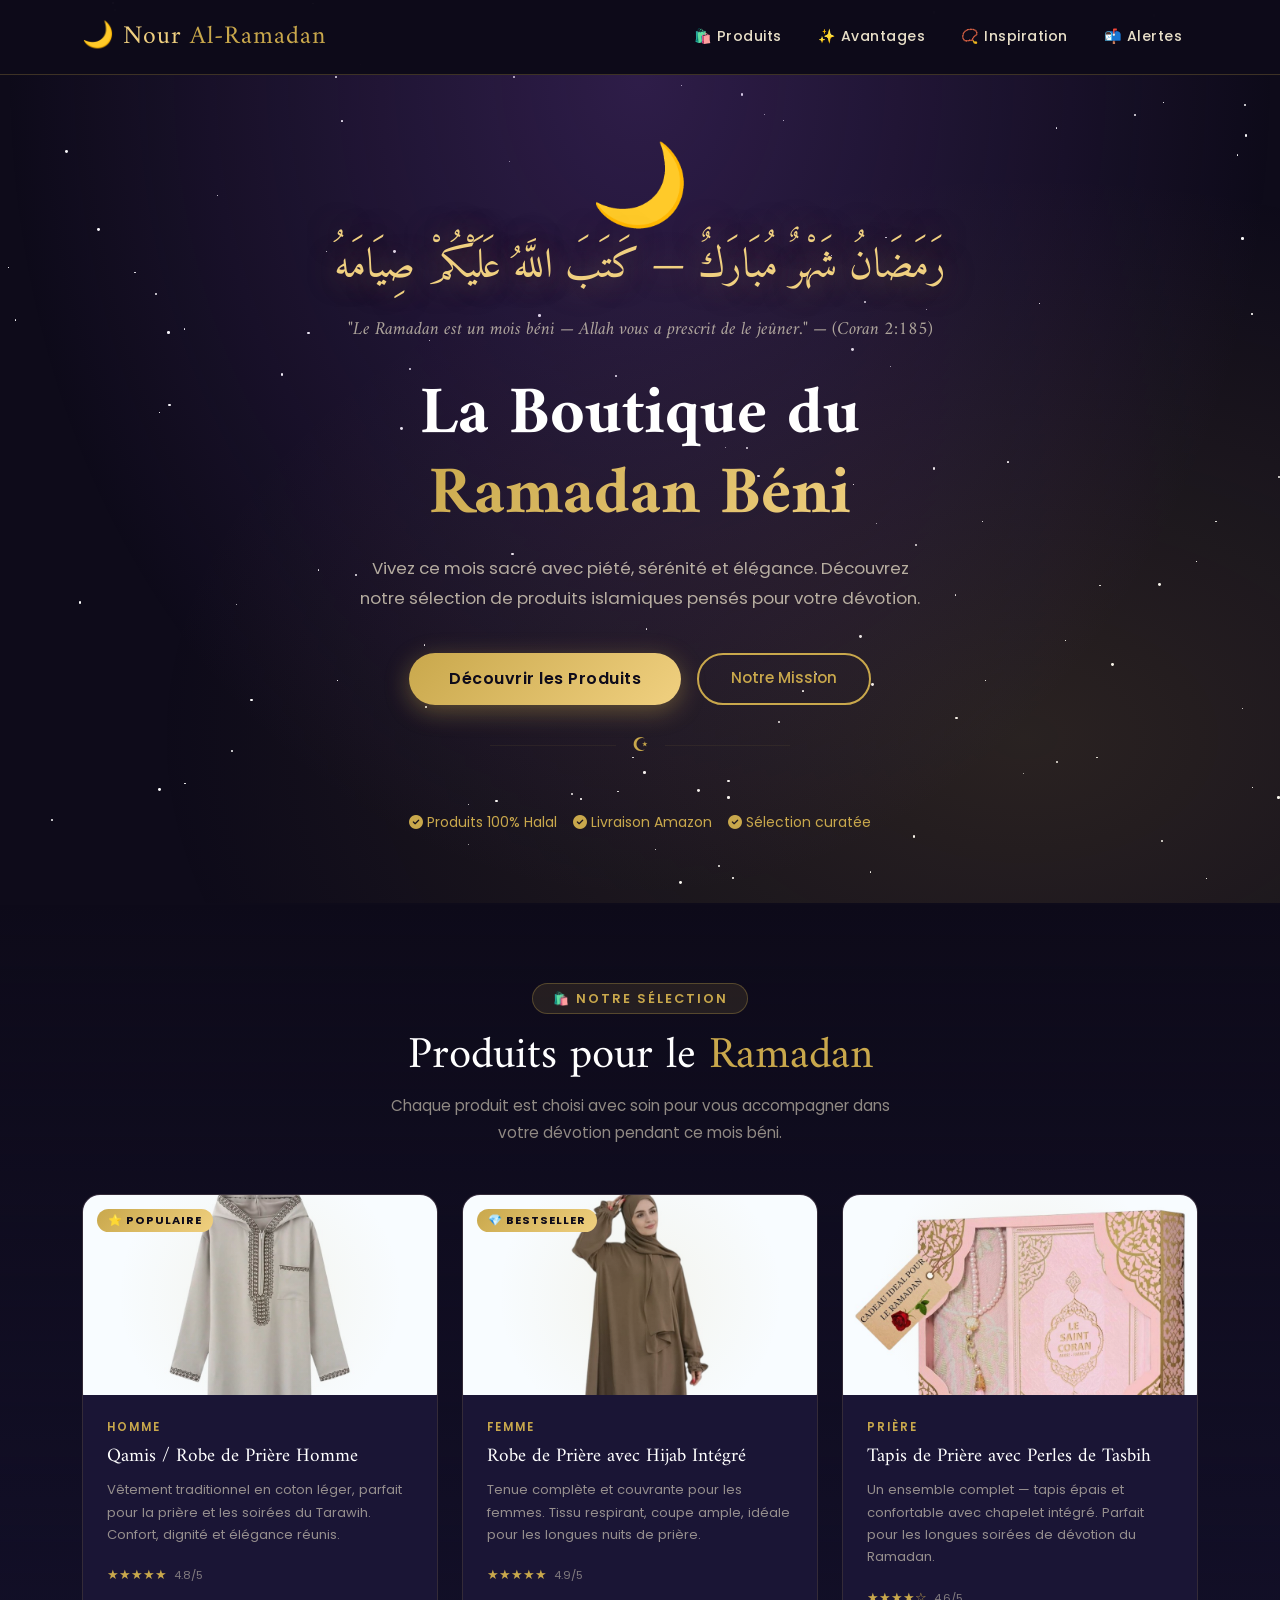
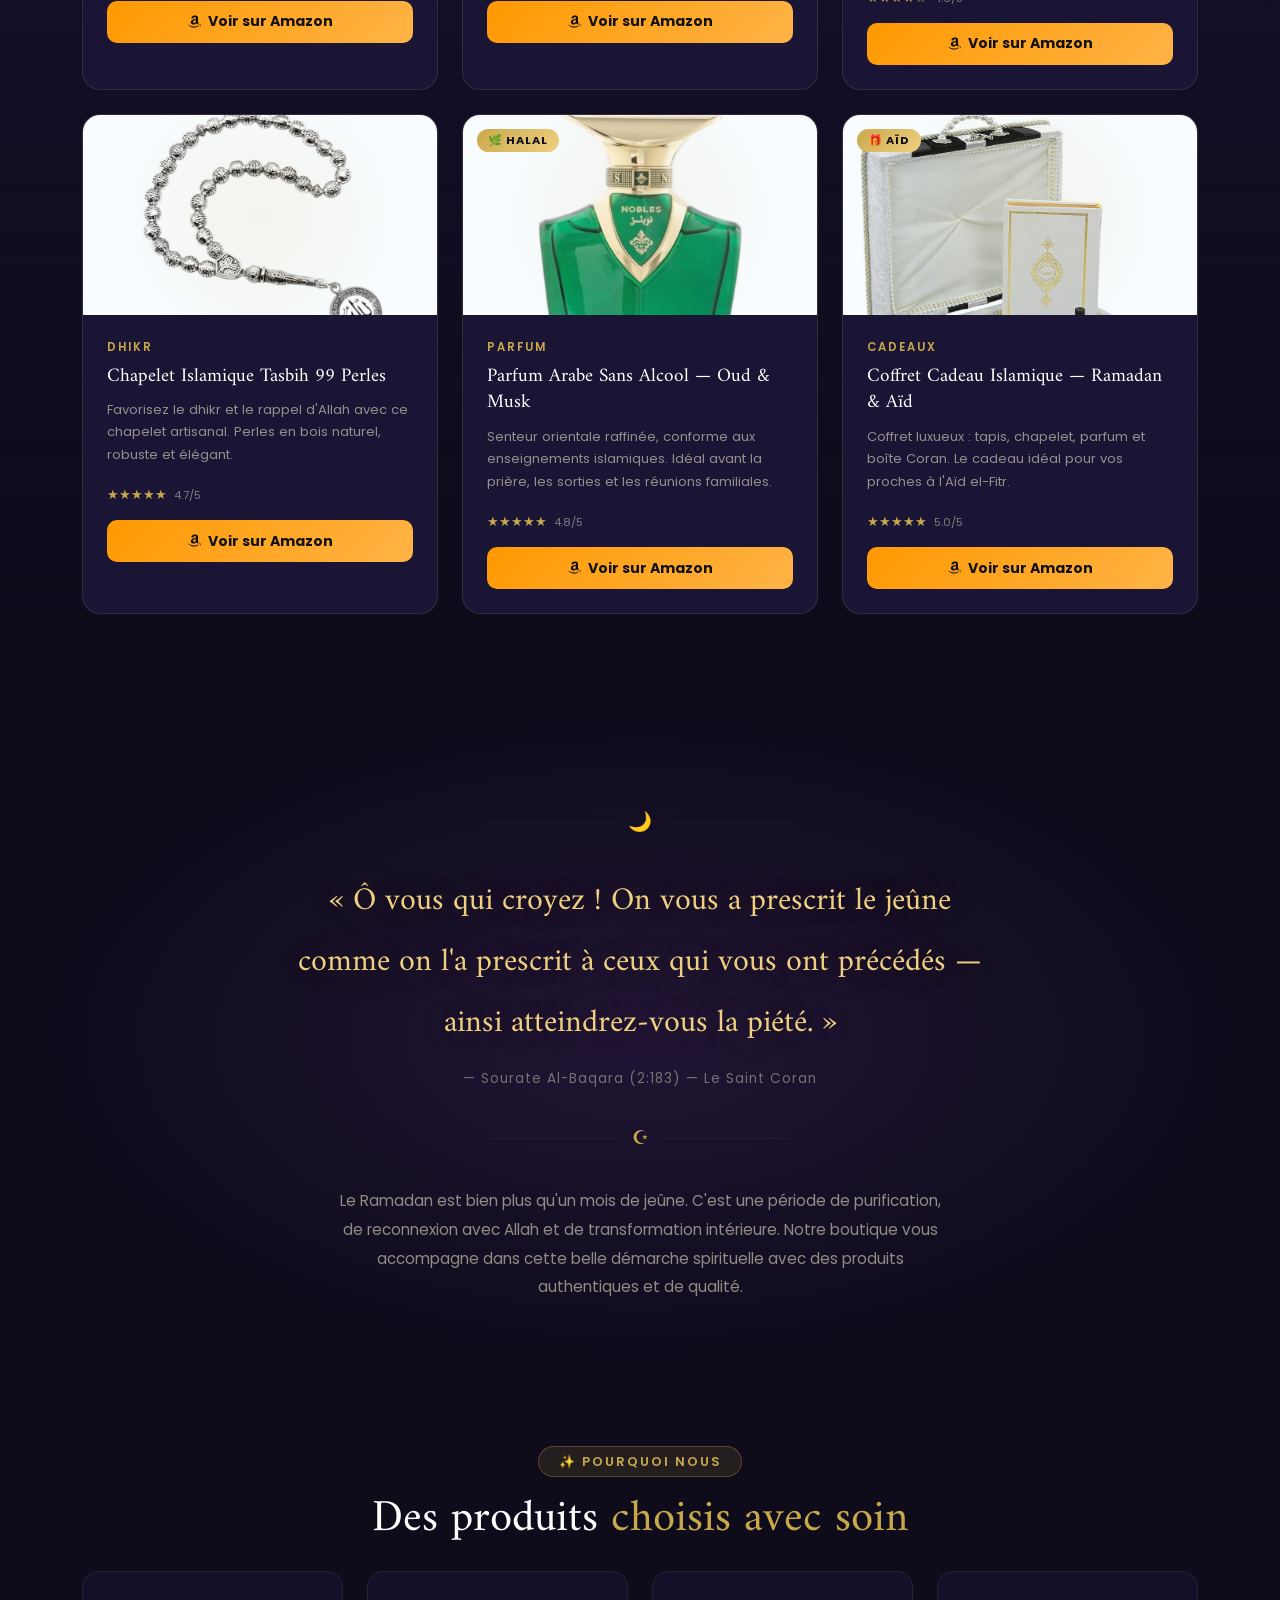
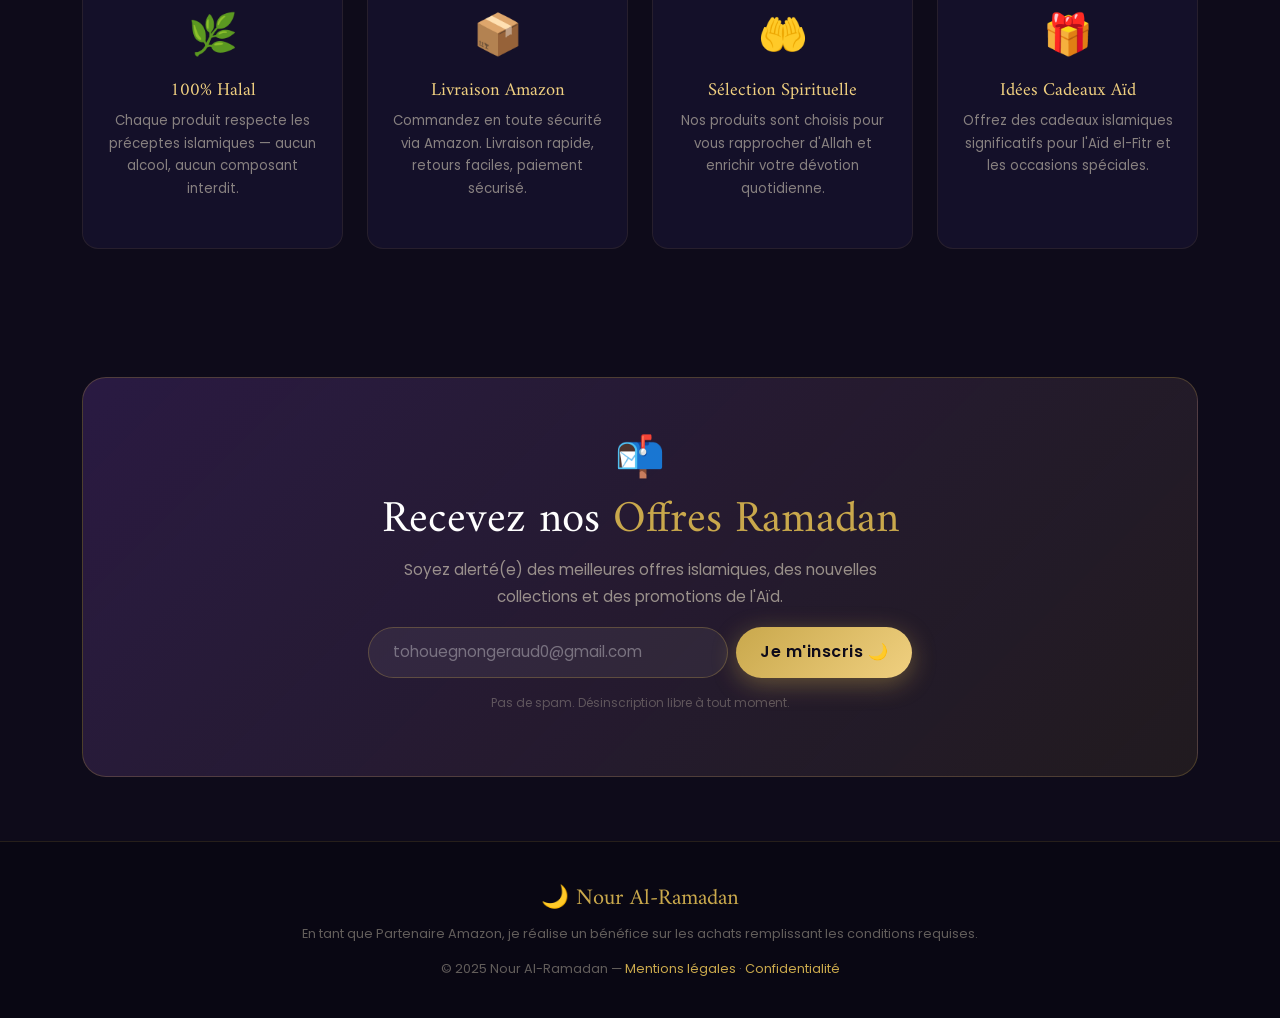
<file: index.html>
<!DOCTYPE html>
<html lang="fr" dir="ltr">
<head>
  <meta charset="UTF-8" />
  <meta name="viewport" content="width=device-width, initial-scale=1.0"/>
  <title>Nour Al-Ramadan – Boutique Islamique</title>
  <link rel="icon" type="image/svg+xml" href="favicon-lune.svg">
  <link href="https://cdnjs.cloudflare.com/ajax/libs/bootstrap/5.3.2/css/bootstrap.min.css" rel="stylesheet"/>
  <link href="https://cdnjs.cloudflare.com/ajax/libs/font-awesome/6.4.0/css/all.min.css" rel="stylesheet"/>
  <link href="https://fonts.googleapis.com/css2?family=Amiri:ital,wght@0,400;0,700;1,400&family=Poppins:wght@300;400;500;600&display=swap" rel="stylesheet"/>
  <link rel="stylesheet" href="style.css">
  <style>
    :root {
      --gold: #c9a84c;
      --gold-light: #f0d080;
      --dark: #0e0b1a;
      --deep: #13102a;
      --card-bg: #1a1535;
      --text: #e8dfc8;
      --accent: #6b3fa0;
    }

    * { margin: 0; padding: 0; box-sizing: border-box; }

    body {
      background-color: var(--dark);
      color: var(--text);
      font-family: 'Poppins', sans-serif;
      overflow-x: hidden;
    }

    /* ===== STARS BACKGROUND ===== */
    .stars-bg {
      position: fixed;
      top: 0; left: 0;
      width: 100%; height: 100%;
      pointer-events: none;
      z-index: 0;
      overflow: hidden;
    }
    .star {
      position: absolute;
      border-radius: 50%;
      background: #fff;
      animation: twinkle var(--dur, 3s) infinite ease-in-out alternate;
    }
    @keyframes twinkle {
      from { opacity: 0.1; transform: scale(0.8); }
      to   { opacity: 0.9; transform: scale(1.2); }
    }

    /* ===== NAVBAR ===== */
    .navbar {
      background: rgba(14, 11, 26, 0.95);
      backdrop-filter: blur(12px);
      border-bottom: 1px solid rgba(201,168,76,0.25);
      padding: 0.8rem 0;
      position: sticky;
      top: 0;
      z-index: 999;
    }
    .navbar-brand {
      font-family: 'Amiri', serif;
      font-size: 1.6rem;
      color: var(--gold) !important;
      letter-spacing: 1px;
    }
    .navbar-brand span { color: var(--gold-light); }
    .nav-link {
      color: var(--text) !important;
      font-size: 0.88rem;
      font-weight: 500;
      letter-spacing: 0.5px;
      transition: color 0.2s;
      padding: 0.5rem 1rem !important;
    }
    .nav-link:hover { color: var(--gold) !important; }
    .navbar-toggler { border-color: var(--gold); }
    .navbar-toggler-icon { filter: invert(1); }

    /* ===== HERO ===== */
    .hero {
      position: relative;
      z-index: 1;
      min-height: 92vh;
      display: flex;
      align-items: center;
      justify-content: center;
      text-align: center;
      padding: 4rem 1rem;
      background: radial-gradient(ellipse at 50% 0%, rgba(107,63,160,0.35) 0%, transparent 70%),
                  radial-gradient(ellipse at 80% 80%, rgba(201,168,76,0.15) 0%, transparent 60%);
    }
    .hero-moon {
      font-size: 5rem;
      line-height: 1;
      display: block;
      margin-bottom: 0.5rem;
      animation: float 4s ease-in-out infinite;
    }
    @keyframes float {
      0%, 100% { transform: translateY(0); }
      50%       { transform: translateY(-14px); }
    }
    .hero-arabic {
      font-family: 'Amiri', serif;
      font-size: clamp(1.5rem, 4vw, 2.6rem);
      color: var(--gold-light);
      line-height: 1.7;
      text-shadow: 0 0 30px rgba(201,168,76,0.5);
      margin-bottom: 0.8rem;
    }
    .hero-verset {
      font-family: 'Amiri', serif;
      font-size: clamp(0.9rem, 2vw, 1.15rem);
      color: rgba(232,223,200,0.7);
      font-style: italic;
      margin-bottom: 2rem;
    }
    .hero-title {
      font-family: 'Amiri', serif;
      font-size: clamp(2rem, 6vw, 4.2rem);
      font-weight: 700;
      color: #fff;
      line-height: 1.2;
      margin-bottom: 1rem;
    }
    .hero-title span {
      background: linear-gradient(135deg, var(--gold), var(--gold-light));
      -webkit-background-clip: text;
      -webkit-text-fill-color: transparent;
    }
    .hero-subtitle {
      font-size: 1.05rem;
      color: rgba(232,223,200,0.75);
      max-width: 580px;
      margin: 0 auto 2.5rem;
      line-height: 1.8;
    }
    .btn-gold {
      background: linear-gradient(135deg, var(--gold), var(--gold-light));
      color: #0e0b1a;
      font-weight: 600;
      padding: 0.85rem 2.5rem;
      border-radius: 50px;
      border: none;
      font-size: 1rem;
      letter-spacing: 0.5px;
      transition: transform 0.2s, box-shadow 0.2s;
      box-shadow: 0 6px 25px rgba(201,168,76,0.4);
    }
    .btn-gold:hover {
      transform: translateY(-3px);
      box-shadow: 0 10px 35px rgba(201,168,76,0.55);
      color: #0e0b1a;
    }
    .btn-outline-gold {
      background: transparent;
      color: var(--gold);
      border: 2px solid var(--gold);
      padding: 0.75rem 2rem;
      border-radius: 50px;
      font-weight: 500;
      font-size: 0.95rem;
      transition: all 0.2s;
    }
    .btn-outline-gold:hover {
      background: var(--gold);
      color: #0e0b1a;
    }

    /* ===== DIVIDER ===== */
    .divider {
      display: flex;
      align-items: center;
      gap: 1rem;
      margin: 2rem auto;
      max-width: 300px;
    }
    .divider hr { flex: 1; border-color: rgba(201,168,76,0.3); }
    .divider span { color: var(--gold); font-size: 1.2rem; }

    /* ===== SECTION TITLES ===== */
    .section-badge {
      display: inline-block;
      background: rgba(201,168,76,0.12);
      border: 1px solid rgba(201,168,76,0.3);
      color: var(--gold);
      padding: 0.3rem 1.2rem;
      border-radius: 50px;
      font-size: 0.8rem;
      letter-spacing: 2px;
      text-transform: uppercase;
      font-weight: 600;
      margin-bottom: 1rem;
    }
    .section-title {
      font-family: 'Amiri', serif;
      font-size: clamp(1.8rem, 4vw, 2.8rem);
      color: #fff;
      margin-bottom: 0.5rem;
    }
    .section-title span { color: var(--gold); }
    .section-sub {
      color: rgba(232,223,200,0.6);
      font-size: 0.95rem;
      max-width: 500px;
      margin: 0 auto 3rem;
      line-height: 1.8;
    }

    /* ===== PRODUCT CARDS ===== */
    .products-section {
      position: relative;
      z-index: 1;
      padding: 5rem 0;
      background: linear-gradient(to bottom, transparent, rgba(19,16,42,0.8), transparent);
    }
    .product-card {
      background: var(--card-bg);
      border: 1px solid rgba(201,168,76,0.15);
      border-radius: 18px;
      overflow: hidden;
      transition: transform 0.3s, box-shadow 0.3s, border-color 0.3s;
      height: 100%;
      position: relative;
    }
    .product-card:hover {
      transform: translateY(-8px);
      box-shadow: 0 20px 50px rgba(0,0,0,0.5), 0 0 0 1px rgba(201,168,76,0.3);
      border-color: rgba(201,168,76,0.4);
    }
    .product-badge {
      position: absolute;
      top: 14px; left: 14px;
      background: linear-gradient(135deg, var(--gold), var(--gold-light));
      color: #0e0b1a;
      font-size: 0.7rem;
      font-weight: 700;
      padding: 0.2rem 0.7rem;
      border-radius: 50px;
      letter-spacing: 1px;
      text-transform: uppercase;
      z-index: 2;
    }
    .product-img-wrap {
      height: 200px;
      display: flex;
      align-items: center;
      justify-content: center;
      background: linear-gradient(135deg, rgba(107,63,160,0.2), rgba(201,168,76,0.1));
      font-size: 5rem;
      position: relative;
      overflow: hidden;
    }
    .product-img-wrap::after {
      content: '';
      position: absolute;
      inset: 0;
      background: radial-gradient(circle at 50% 50%, rgba(201,168,76,0.1), transparent 70%);
    }
    .product-body { padding: 1.5rem; }
    .product-cat {
      font-size: 0.72rem;
      color: var(--gold);
      letter-spacing: 2px;
      text-transform: uppercase;
      font-weight: 600;
      margin-bottom: 0.4rem;
    }
    .product-name {
      font-family: 'Amiri', serif;
      font-size: 1.2rem;
      color: #fff;
      margin-bottom: 0.6rem;
      line-height: 1.4;
    }
    .product-desc {
      font-size: 0.82rem;
      color: rgba(232,223,200,0.6);
      line-height: 1.7;
      margin-bottom: 1.2rem;
    }
    .product-stars { color: var(--gold); font-size: 0.8rem; margin-bottom: 1rem; }
    .btn-amazon {
      display: flex;
      align-items: center;
      justify-content: center;
      gap: 0.5rem;
      background: linear-gradient(135deg, #ff9900, #ffb347);
      color: #111;
      border: none;
      border-radius: 10px;
      padding: 0.65rem 1.2rem;
      font-weight: 700;
      font-size: 0.88rem;
      width: 100%;
      transition: transform 0.2s, box-shadow 0.2s;
      text-decoration: none;
    }
    .btn-amazon:hover {
      transform: scale(1.03);
      box-shadow: 0 5px 20px rgba(255,153,0,0.4);
      color: #111;
    }

    /* ===== FEATURES ===== */
    .features-section {
      position: relative;
      z-index: 1;
      padding: 4rem 0;
    }
    .feature-item {
      text-align: center;
      padding: 2rem 1.5rem;
      background: rgba(26,21,53,0.6);
      border: 1px solid rgba(201,168,76,0.1);
      border-radius: 16px;
      height: 100%;
      transition: border-color 0.3s;
    }
    .feature-item:hover { border-color: rgba(201,168,76,0.3); }
    .feature-icon {
      font-size: 2.5rem;
      margin-bottom: 1rem;
      display: block;
    }
    .feature-title {
      font-family: 'Amiri', serif;
      font-size: 1.15rem;
      color: var(--gold-light);
      margin-bottom: 0.5rem;
    }
    .feature-text {
      font-size: 0.83rem;
      color: rgba(232,223,200,0.55);
      line-height: 1.7;
    }

    /* ===== QUOTE SECTION ===== */
    .quote-section {
      position: relative;
      z-index: 1;
      padding: 5rem 1rem;
      text-align: center;
      background: radial-gradient(ellipse at center, rgba(107,63,160,0.2) 0%, transparent 70%);
    }
    .quote-text {
      font-family: 'Amiri', serif;
      font-size: clamp(1.3rem, 3vw, 2rem);
      color: var(--gold-light);
      line-height: 1.9;
      max-width: 700px;
      margin: 0 auto 1rem;
      text-shadow: 0 0 40px rgba(201,168,76,0.3);
    }
    .quote-ref {
      font-size: 0.85rem;
      color: rgba(232,223,200,0.45);
      letter-spacing: 1px;
    }

    /* ===== NEWSLETTER ===== */
    .newsletter-section {
      position: relative;
      z-index: 1;
      padding: 4rem 1rem;
    }
    .newsletter-box {
      background: linear-gradient(135deg, rgba(107,63,160,0.3), rgba(201,168,76,0.1));
      border: 1px solid rgba(201,168,76,0.25);
      border-radius: 24px;
      padding: 3rem 2rem;
      text-align: center;
    }
    .newsletter-box input {
      background: rgba(255,255,255,0.06);
      border: 1px solid rgba(201,168,76,0.3);
      color: #fff;
      border-radius: 50px;
      padding: 0.8rem 1.5rem;
      font-size: 0.95rem;
      width: 100%;
      max-width: 360px;
      outline: none;
      transition: border-color 0.2s;
    }
    .newsletter-box input::placeholder { color: rgba(255,255,255,0.35); }
    .newsletter-box input:focus { border-color: var(--gold); }

    /* ===== FOOTER ===== */
    footer {
      position: relative;
      z-index: 1;
      background: rgba(10,8,20,0.95);
      border-top: 1px solid rgba(201,168,76,0.15);
      padding: 2.5rem 0 1.5rem;
      text-align: center;
    }
    footer .footer-brand {
      font-family: 'Amiri', serif;
      font-size: 1.4rem;
      color: var(--gold);
    }
    footer p {
      color: rgba(232,223,200,0.4);
      font-size: 0.8rem;
      margin-top: 0.5rem;
    }
    footer a { color: var(--gold); text-decoration: none; }

    /* ===== SCROLL TOP ===== */
    #scrollTop {
      position: fixed;
      bottom: 2rem; right: 2rem;
      width: 44px; height: 44px;
      background: linear-gradient(135deg, var(--gold), var(--gold-light));
      color: #0e0b1a;
      border-radius: 50%;
      border: none;
      font-size: 1rem;
      cursor: pointer;
      display: none;
      align-items: center;
      justify-content: center;
      z-index: 999;
      box-shadow: 0 4px 20px rgba(201,168,76,0.4);
      transition: transform 0.2s;
    }
    #scrollTop:hover { transform: scale(1.1); }

    /* ===== ANIMATIONS ===== */
    .fade-up {
      opacity: 0;
      transform: translateY(30px);
      transition: opacity 0.6s ease, transform 0.6s ease;
    }
    .fade-up.visible {
      opacity: 1;
      transform: translateY(0);
    }

    @media (max-width: 576px) {
      .hero { min-height: 80vh; }
    }
  </style>
</head>
<body>

<!-- Stars background -->
<div class="stars-bg" id="starsContainer"></div>

<!-- ===== NAVBAR ===== -->
<nav class="navbar navbar-expand-lg">
  <div class="container">
    <a class="navbar-brand" href="#">🌙 <span>Nour</span> Al-Ramadan</a>
    <button class="navbar-toggler" type="button" data-bs-toggle="collapse" data-bs-target="#navMenu">
      <span class="navbar-toggler-icon"></span>
    </button>
    <div class="collapse navbar-collapse" id="navMenu">
      <ul class="navbar-nav ms-auto gap-1">
        <li class="nav-item"><a class="nav-link" href="#produits">🛍️ Produits</a></li>
        <li class="nav-item"><a class="nav-link" href="#avantages">✨ Avantages</a></li>
        <li class="nav-item"><a class="nav-link" href="#inspiration">📿 Inspiration</a></li>
        <li class="nav-item"><a class="nav-link" href="#newsletter">📬 Alertes</a></li>
      </ul>
    </div>
  </div>
</nav>

<!-- ===== HERO ===== -->
<section class="hero">
  <div class="container">
    <span class="hero-moon">🌙</span>
    <p class="hero-arabic">رَمَضَانُ شَهْرٌ مُبَارَكٌ — كَتَبَ اللَّهُ عَلَيْكُمْ صِيَامَهُ</p>
    <p class="hero-verset">"Le Ramadan est un mois béni — Allah vous a prescrit de le jeûner." — (Coran 2:185)</p>
    <h1 class="hero-title">La Boutique du<br/><span>Ramadan Béni</span></h1>
    <p class="hero-subtitle">Vivez ce mois sacré avec piété, sérénité et élégance. Découvrez notre sélection de produits islamiques pensés pour votre dévotion.</p>
    <div class="d-flex flex-wrap gap-3 justify-content-center">
      <a href="#produits" class="btn-gold btn">Découvrir les Produits</a>
      <a href="#inspiration" class="btn-outline-gold btn">Notre Mission</a>
    </div>
    <div class="divider mt-4">
      <hr/><span>☪</span><hr/>
    </div>
    <div class="row g-3 mt-1 justify-content-center">
      <div class="col-auto">
        <small class="text-gold" style="color:var(--gold)"><i class="fas fa-check-circle me-1"></i>Produits 100% Halal</small>
      </div>
      <div class="col-auto">
        <small style="color:var(--gold)"><i class="fas fa-check-circle me-1"></i>Livraison Amazon</small>
      </div>
      <div class="col-auto">
        <small style="color:var(--gold)"><i class="fas fa-check-circle me-1"></i>Sélection curatée</small>
      </div>
    </div>
  </div>
</section>

<!-- ===== PRODUCTS ===== -->
<section class="products-section" id="produits">
  <div class="container">
    <div class="text-center">
      <span class="section-badge">🛍️ Notre Sélection</span>
      <h2 class="section-title">Produits pour le <span>Ramadan</span></h2>
      <p class="section-sub">Chaque produit est choisi avec soin pour vous accompagner dans votre dévotion pendant ce mois béni.</p>
    </div>

    <div class="row g-4">

      <!-- Produit 1 -->
      <div class="col-md-6 col-lg-4 fade-up">
        <div class="product-card">
          <span class="product-badge">⭐ Populaire</span>
          <div class="product-img-wrap">
            <img src="Media/Abaya Homme À Manches Longues Caftan Marocaine.jpg" alt="Abaya Homme À Manches Longues Caftan Marocaine"></div>
          <div class="product-body">
            <p class="product-cat">Homme</p>
            <h5 class="product-name">Qamis / Robe de Prière Homme</h5>
            <p class="product-desc">Vêtement traditionnel en coton léger, parfait pour la prière et les soirées du Tarawih. Confort, dignité et élégance réunis.</p>
            <div class="product-stars">★★★★★ <small class="ms-1" style="color:rgba(232,223,200,0.5)">4.8/5</small></div>
            <a href="https://www.amazon.fr/Kelandoom-Marocaine-Musulmane-V%C3%AAtements-Islamique/dp/B0GPVW2KK9?dib=eyJ2IjoiMSJ9.[base64].GoItKkHexrFwcKyL4M_6zYjk9YSaA1jaWSyx4Mh4bUU&dib_tag=se&keywords=qamis%2Bhomme%2Bpriere&qid=1772190329&sr=8-8&th=1&psc=1&linkCode=ll2&tag=disciplinefoo-21&linkId=3e29eff01238ba127f831f6229612768&ref_=as_li_ss_tl" target="_blank" class="btn-amazon">
              <i class="fab fa-amazon"></i> Voir sur Amazon
            </a>
          </div>
        </div>
      </div>

      <!-- Produit 2 -->
      <div class="col-md-6 col-lg-4 fade-up" style="transition-delay:0.1s">
        <div class="product-card">
          <span class="product-badge">💎 Bestseller</span>
          <div class="product-img-wrap">
            <img src="Media/Robe de Prière avec Hijab Intégré.jpg" alt="Robe de Prière avec Hijab Intégré"></div>
          <div class="product-body">
            <p class="product-cat">Femme</p>
            <h5 class="product-name">Robe de Prière avec Hijab Intégré</h5>
            <p class="product-desc">Tenue complète et couvrante pour les femmes. Tissu respirant, coupe ample, idéale pour les longues nuits de prière.</p>
            <div class="product-stars">★★★★★ <small class="ms-1" style="color:rgba(232,223,200,0.5)">4.9/5</small></div>
            <a href="https://www.amazon.fr/Fulbant-pri%C3%A8re-musulmane-capuche-Coffee/dp/B0F89R8X2D?dib=eyJ2IjoiMSJ9.[base64].nQF0G5Ci0oD26qfEDrM4UahRXXPgZpfa0tyH0p-UO48&dib_tag=se&keywords=robe%2Bpriere%2Bfemme%2Bhijab&qid=1772192407&sr=8-30&th=1&psc=1&linkCode=ll2&tag=disciplinefoo-21&linkId=e974c52d0b81c7abff326faf48d22e54&ref_=as_li_ss_tl" target="_blank" class="btn-amazon">
              <i class="fab fa-amazon"></i> Voir sur Amazon
            </a>
          </div>
        </div>
      </div>

      <!-- Produit 3 -->
      <div class="col-md-6 col-lg-4 fade-up" style="transition-delay:0.2s">
        <div class="product-card">
          <div class="product-img-wrap">
            <img src="Media/Tapis de Prière avec Perles de Tasbih.jpg" alt="Tapis de Prière avec Perles de Tasbih"></div>
          <div class="product-body">
            <p class="product-cat">Prière</p>
            <h5 class="product-name">Tapis de Prière avec Perles de Tasbih</h5>
            <p class="product-desc">Un ensemble complet — tapis épais et confortable avec chapelet intégré. Parfait pour les longues soirées de dévotion du Ramadan.</p>
            <div class="product-stars">★★★★☆ <small class="ms-1" style="color:rgba(232,223,200,0.5)">4.6/5</small></div>
            <a href="https://www.amazon.fr/Imani-Aksa-Musulman-Saint-muuslman-Islam-Ramadan/dp/B0DPCPJ2BH?dib=eyJ2IjoiMSJ9.[base64].6vC1pVMti_bi4G9_Rkr4ab_PrDrYJkRnXkScQ8AyV1c&dib_tag=se&keywords=tapis%2Bpriere%2Bmusulman%2Bperles&qid=1772192924&sr=8-19&th=1&linkCode=ll2&tag=disciplinefoo-21&linkId=82c04156eb0c9770af36c4632d6e23f9&ref_=as_li_ss_tl" target="_blank" class="btn-amazon">
              <i class="fab fa-amazon"></i> Voir sur Amazon
            </a>
          </div>
        </div>
      </div>

      <!-- Produit 4 -->
      <div class="col-md-6 col-lg-4 fade-up" style="transition-delay:0.3s">
        <div class="product-card">
          <div class="product-img-wrap">
            <img src="Media/Chapelet Islamique Tasbih 99 Perles.jpg" alt="Chapelet Islamique Tasbih 99 Perles"></div>
          <div class="product-body">
            <p class="product-cat">Dhikr</p>
            <h5 class="product-name">Chapelet Islamique Tasbih 99 Perles</h5>
            <p class="product-desc">Favorisez le dhikr et le rappel d'Allah avec ce chapelet artisanal. Perles en bois naturel, robuste et élégant.</p>
            <div class="product-stars">★★★★★ <small class="ms-1" style="color:rgba(232,223,200,0.5)">4.7/5</small></div>
            <a href="https://www.amazon.fr/ALBATROSART-Collection-antique-Tesbih-Tasbih-Tasbeeh-Misbaha-Masbaha-Subha-Sebha-Sibha-Chapelet/dp/B082GJKD86?dib=eyJ2IjoiMSJ9.[base64].C0Gw4DSLPlXsjiU1Gisec7xDHE0yk8DnQYHcA45_eio&dib_tag=se&keywords=tasbih+chapelet+islamique+99&qid=1772193296&sr=8-3&linkCode=ll2&tag=disciplinefoo-21&linkId=6e6d06f60da083038d3002fbe7968d21&ref_=as_li_ss_tl" target="_blank" class="btn-amazon">
              <i class="fab fa-amazon"></i> Voir sur Amazon
            </a>
          </div>
        </div>
      </div>

      <!-- Produit 5 -->
      <div class="col-md-6 col-lg-4 fade-up" style="transition-delay:0.4s">
        <div class="product-card">
          <span class="product-badge">🌿 Halal</span>
          <div class="product-img-wrap">
            <img src="Media/Parfum Arabe Sans Alcool — Oud & Musk.jpg" alt="Parfum Arabe Sans Alcool — Oud & Musk"></div>
          <div class="product-body">
            <p class="product-cat">Parfum</p>
            <h5 class="product-name">Parfum Arabe Sans Alcool — Oud & Musk</h5>
            <p class="product-desc">Senteur orientale raffinée, conforme aux enseignements islamiques. Idéal avant la prière, les sorties et les réunions familiales.</p>
            <div class="product-stars">★★★★★ <small class="ms-1" style="color:rgba(232,223,200,0.5)">4.8/5</small></div>
            <a href="https://www.amazon.fr/Arabian-Oud-NOBLES-dagrumes-oriental/dp/B0D385RSCW?dib=eyJ2IjoiMSJ9.[base64].l-A2q5WVC1-V4OiyhUJi6F_brbZmso6wqk43JlcoleU&dib_tag=se&keywords=parfum+arabe+sans+alcool+oud&qid=1772193766&sr=8-7&linkCode=ll2&tag=disciplinefoo-21&linkId=dc881fb53ac4da5023b3a4c21da4158a&ref_=as_li_ss_tl" target="_blank" class="btn-amazon">
              <i class="fab fa-amazon"></i> Voir sur Amazon
            </a>
          </div>
        </div>
      </div>

      <!-- Produit 6 -->
      <div class="col-md-6 col-lg-4 fade-up" style="transition-delay:0.5s">
        <div class="product-card">
          <span class="product-badge">🎁 Aïd</span>
          <div class="product-img-wrap">
            <img src="Media/Coffret Cadeau Islamique — Ramadan & Aïd.jpg" alt="Coffret Cadeau Islamique — Ramadan & Aïd"></div>
          <div class="product-body">
            <p class="product-cat">Cadeaux</p>
            <h5 class="product-name">Coffret Cadeau Islamique — Ramadan & Aïd</h5>
            <p class="product-desc">Coffret luxueux : tapis, chapelet, parfum et boîte Coran. Le cadeau idéal pour vos proches à l'Aïd el-Fitr.</p>
            <div class="product-stars">★★★★★ <small class="ms-1" style="color:rgba(232,223,200,0.5)">5.0/5</small></div>
            <a href="https://www.amazon.fr/ihvan-online-Ensemble-musulmane-islamique/dp/B0DFQTNMCG?dib=eyJ2IjoiMSJ9.[base64].JGZX-gLRqEDO8VcnZlxdhri91IAYdRY6oHbIeZy-L7U&dib_tag=se&keywords=coffret%2Bcadeau%2Bislamique%2Bramadan&qid=1772194075&sr=8-2&th=1&linkCode=ll2&tag=disciplinefoo-21&linkId=404e9cb4a3e3d101a8df0f7ca152123b&ref_=as_li_ss_tl" target="_blank" class="btn-amazon">
              <i class="fab fa-amazon"></i> Voir sur Amazon
            </a>
          </div>
        </div>
      </div>

    </div>
  </div>
</section>

<!-- ===== QUOTE ===== -->
<section class="quote-section" id="inspiration">
  <div class="container">
    <div class="divider"><hr/><span>🌙</span><hr/></div>
    <blockquote class="quote-text">
      « Ô vous qui croyez ! On vous a prescrit le jeûne comme on l'a prescrit à ceux qui vous ont précédés — ainsi atteindrez-vous la piété. »
    </blockquote>
    <p class="quote-ref">— Sourate Al-Baqara (2:183) — Le Saint Coran</p>
    <div class="divider"><hr/><span>☪</span><hr/></div>
    <p style="max-width:620px;margin:0 auto;color:rgba(232,223,200,0.6);font-size:0.95rem;line-height:1.9">
      Le Ramadan est bien plus qu'un mois de jeûne. C'est une période de purification, de reconnexion avec Allah et de transformation intérieure. Notre boutique vous accompagne dans cette belle démarche spirituelle avec des produits authentiques et de qualité.
    </p>
  </div>
</section>

<!-- ===== FEATURES ===== -->
<section class="features-section" id="avantages">
  <div class="container">
    <div class="text-center mb-4">
      <span class="section-badge">✨ Pourquoi Nous</span>
      <h2 class="section-title">Des produits <span>choisis avec soin</span></h2>
    </div>
    <div class="row g-4">
      <div class="col-sm-6 col-lg-3 fade-up">
        <div class="feature-item">
          <span class="feature-icon">🌿</span>
          <h6 class="feature-title">100% Halal</h6>
          <p class="feature-text">Chaque produit respecte les préceptes islamiques — aucun alcool, aucun composant interdit.</p>
        </div>
      </div>
      <div class="col-sm-6 col-lg-3 fade-up" style="transition-delay:0.1s">
        <div class="feature-item">
          <span class="feature-icon">📦</span>
          <h6 class="feature-title">Livraison Amazon</h6>
          <p class="feature-text">Commandez en toute sécurité via Amazon. Livraison rapide, retours faciles, paiement sécurisé.</p>
        </div>
      </div>
      <div class="col-sm-6 col-lg-3 fade-up" style="transition-delay:0.2s">
        <div class="feature-item">
          <span class="feature-icon">🤲</span>
          <h6 class="feature-title">Sélection Spirituelle</h6>
          <p class="feature-text">Nos produits sont choisis pour vous rapprocher d'Allah et enrichir votre dévotion quotidienne.</p>
        </div>
      </div>
      <div class="col-sm-6 col-lg-3 fade-up" style="transition-delay:0.3s">
        <div class="feature-item">
          <span class="feature-icon">🎁</span>
          <h6 class="feature-title">Idées Cadeaux Aïd</h6>
          <p class="feature-text">Offrez des cadeaux islamiques significatifs pour l'Aïd el-Fitr et les occasions spéciales.</p>
        </div>
      </div>
    </div>
  </div>
</section>

<!-- ===== NEWSLETTER ===== -->
<section class="newsletter-section" id="newsletter">
  <div class="container">
    <div class="newsletter-box fade-up">
      <span style="font-size:2.5rem">📬</span>
      <h3 class="section-title mt-2">Recevez nos <span>Offres Ramadan</span></h3>
      <p class="section-sub mb-3">Soyez alerté(e) des meilleures offres islamiques, des nouvelles collections et des promotions de l'Aïd.</p>
      <div class="d-flex flex-column flex-sm-row gap-2 justify-content-center align-items-center">
        <input type="email" placeholder="tohouegnongeraud0@gmail.com"/>
        <button class="btn-gold btn px-4">Je m'inscris 🌙</button>
      </div>
      <p style="font-size:0.75rem;color:rgba(232,223,200,0.3);margin-top:1rem">Pas de spam. Désinscription libre à tout moment.</p>
    </div>
  </div>
</section>

<!-- ===== FOOTER ===== -->
<footer>
  <div class="container">
    <div class="footer-brand">🌙 Nour Al-Ramadan</div>
    <p>En tant que Partenaire Amazon, je réalise un bénéfice sur les achats remplissant les conditions requises.</p>
    <p class="mt-2">© 2025 Nour Al-Ramadan — <a href="#">Mentions légales</a> · <a href="#">Confidentialité</a></p>
  </div>
</footer>

<!-- Scroll Top -->
<button id="scrollTop" onclick="window.scrollTo({top:0,behavior:'smooth'})">
  <i class="fas fa-arrow-up"></i>
</button>

<script src="https://cdnjs.cloudflare.com/ajax/libs/bootstrap/5.3.2/js/bootstrap.bundle.min.js"></script>
<script>
  // ===== STARS =====
  const container = document.getElementById('starsContainer');
  for (let i = 0; i < 120; i++) {
    const s = document.createElement('div');
    s.className = 'star';
    const size = Math.random() * 2.5 + 0.5;
    s.style.cssText = `
      width:${size}px; height:${size}px;
      top:${Math.random()*100}%;
      left:${Math.random()*100}%;
      --dur:${(Math.random()*3+2).toFixed(1)}s;
      animation-delay:${(Math.random()*4).toFixed(1)}s;
    `;
    container.appendChild(s);
  }

  // ===== SCROLL TOP =====
  const scrollBtn = document.getElementById('scrollTop');
  window.addEventListener('scroll', () => {
    scrollBtn.style.display = window.scrollY > 400 ? 'flex' : 'none';
  });

  // ===== FADE UP ON SCROLL =====
  const observer = new IntersectionObserver((entries) => {
    entries.forEach(e => { if (e.isIntersecting) e.target.classList.add('visible'); });
  }, { threshold: 0.15 });
  document.querySelectorAll('.fade-up').forEach(el => observer.observe(el));
</script>
</body>
</html>
</file>
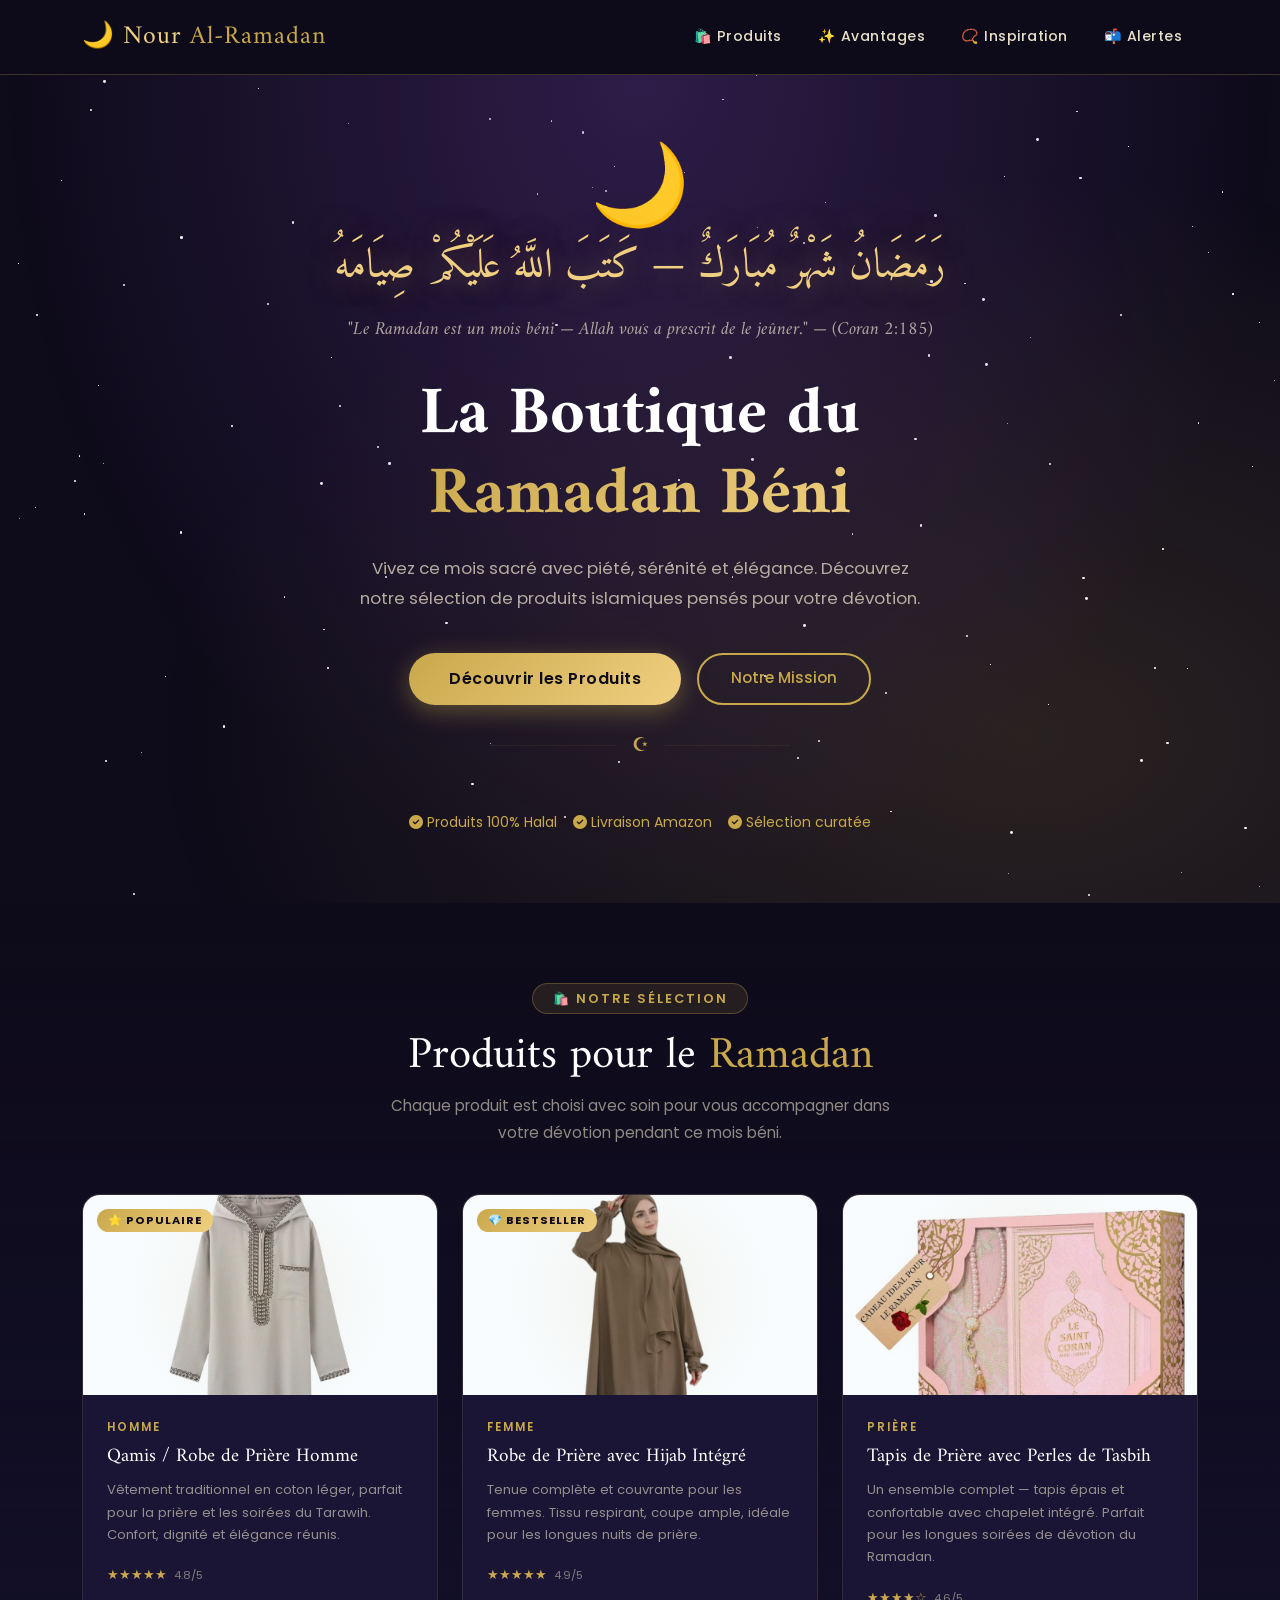
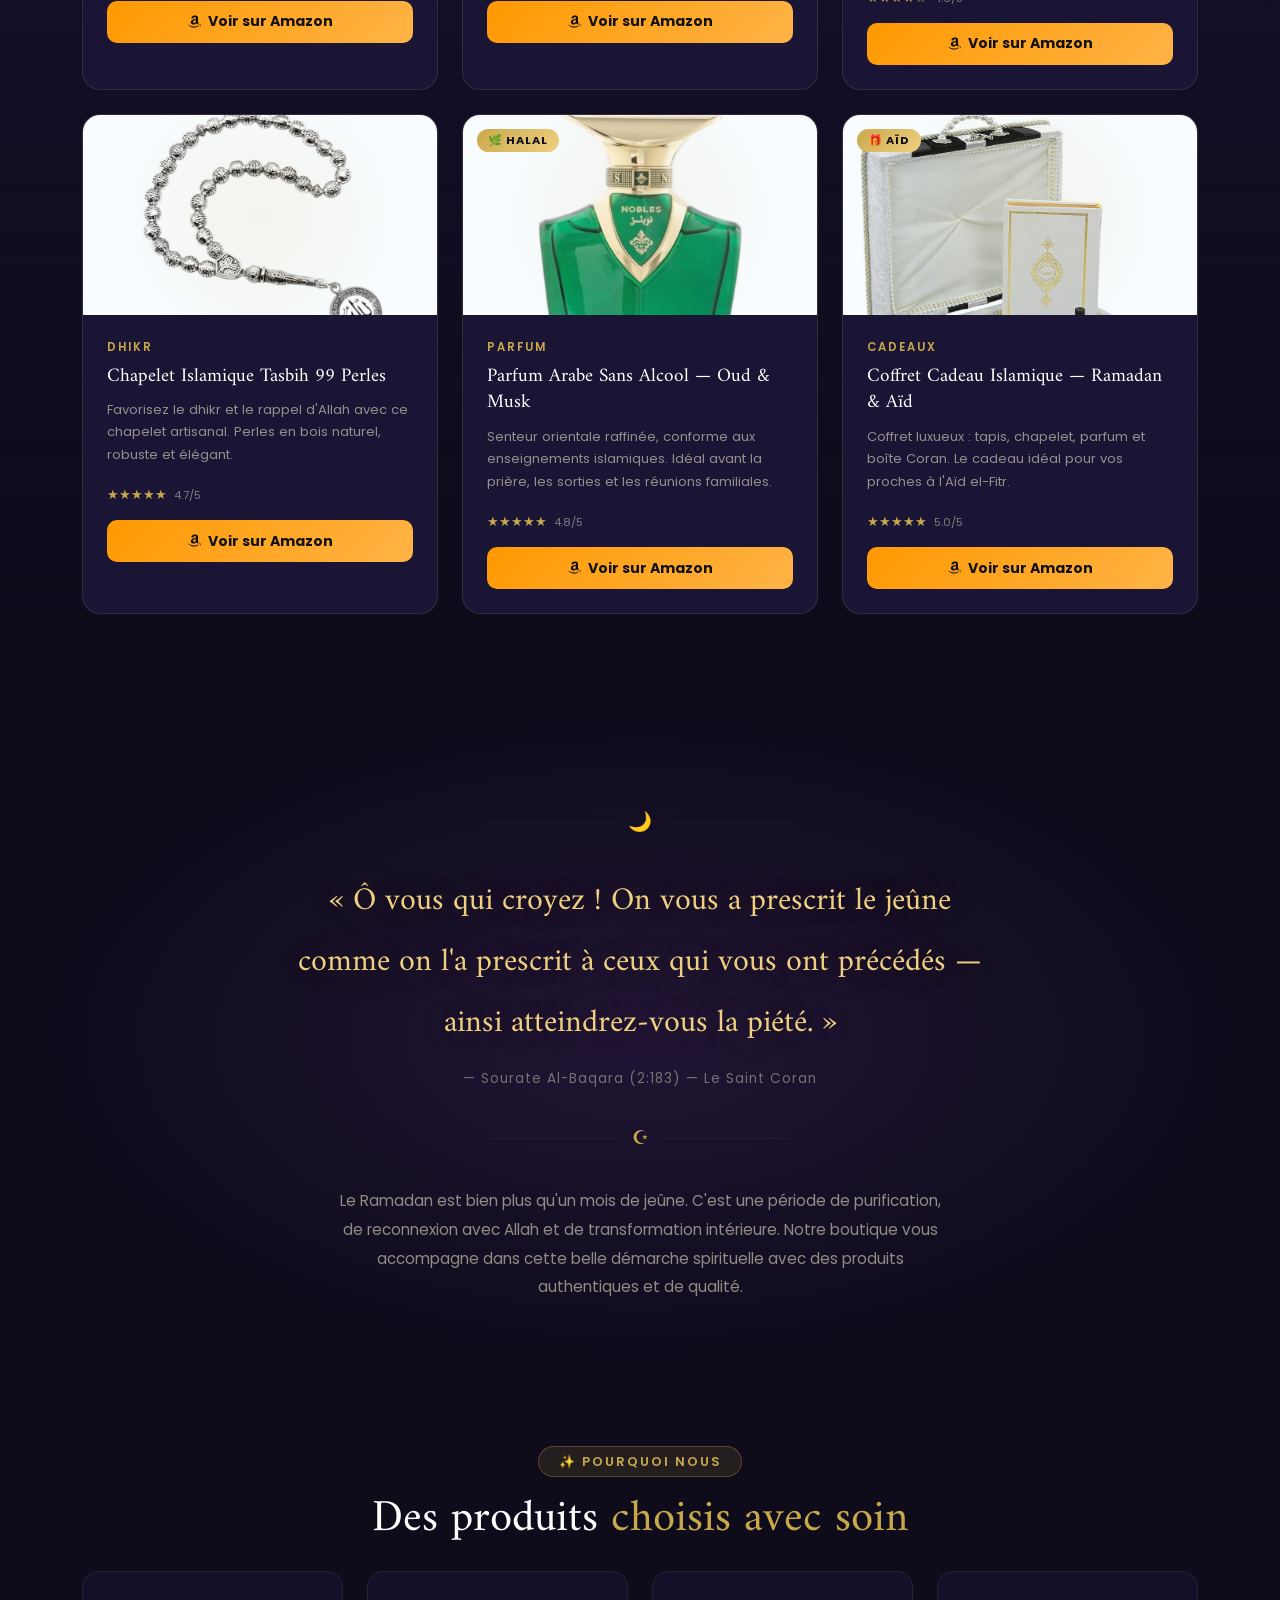
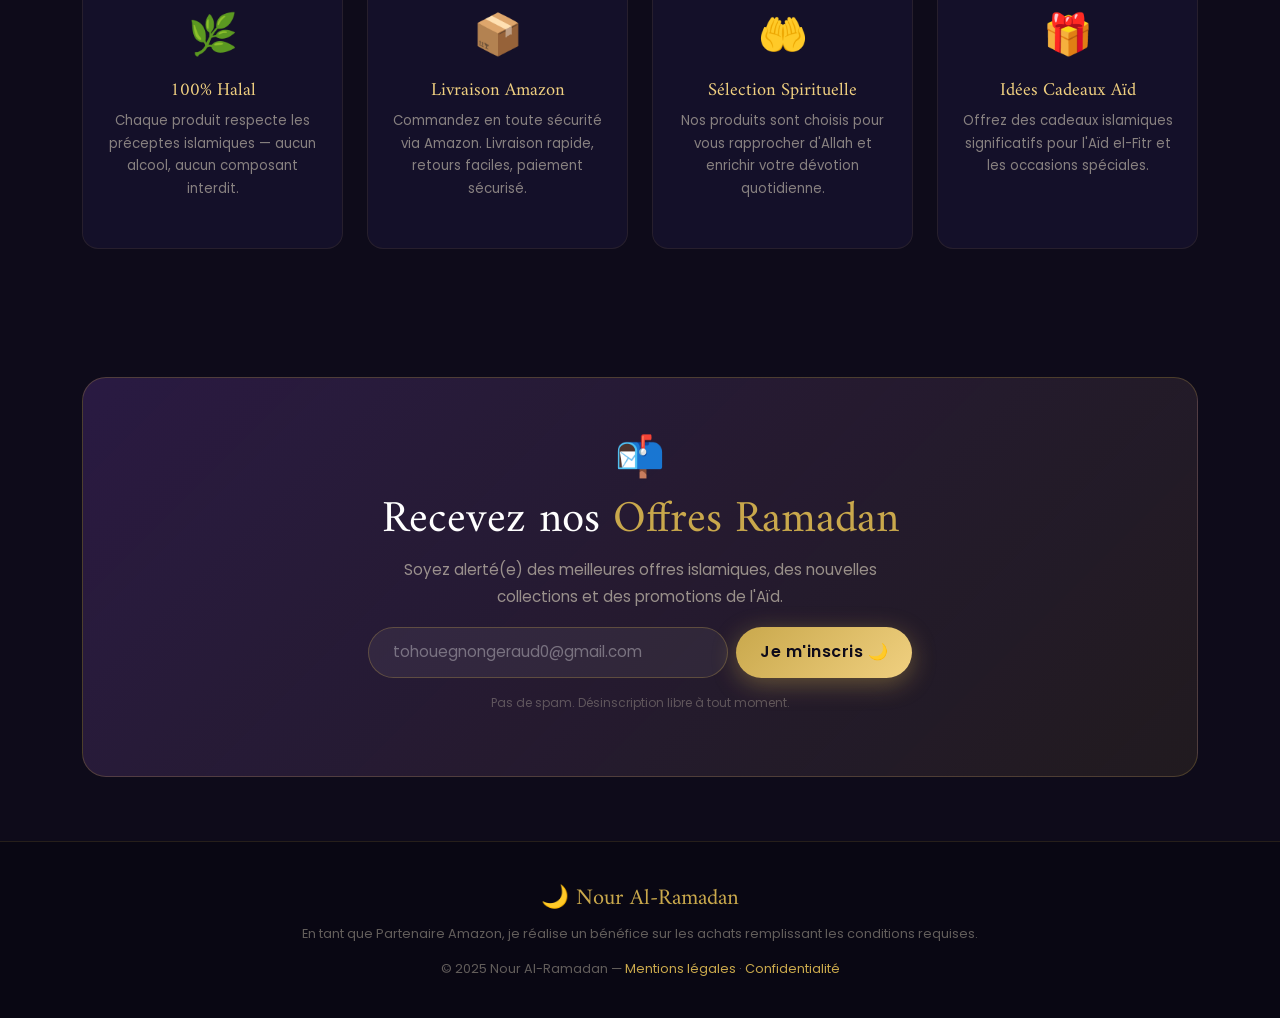
<file: index.html.html>
<!DOCTYPE html>
<html lang="fr" dir="ltr">
<head>
  <meta charset="UTF-8" />
  <meta name="viewport" content="width=device-width, initial-scale=1.0"/>
  <title>Nour Al-Ramadan – Boutique Islamique</title>
  <link rel="icon" type="image/svg+xml" href="favicon-lune.svg">
  <link href="https://cdnjs.cloudflare.com/ajax/libs/bootstrap/5.3.2/css/bootstrap.min.css" rel="stylesheet"/>
  <link href="https://cdnjs.cloudflare.com/ajax/libs/font-awesome/6.4.0/css/all.min.css" rel="stylesheet"/>
  <link href="https://fonts.googleapis.com/css2?family=Amiri:ital,wght@0,400;0,700;1,400&family=Poppins:wght@300;400;500;600&display=swap" rel="stylesheet"/>
  <link rel="stylesheet" href="style.css">
  <style>
    :root {
      --gold: #c9a84c;
      --gold-light: #f0d080;
      --dark: #0e0b1a;
      --deep: #13102a;
      --card-bg: #1a1535;
      --text: #e8dfc8;
      --accent: #6b3fa0;
    }

    * { margin: 0; padding: 0; box-sizing: border-box; }

    body {
      background-color: var(--dark);
      color: var(--text);
      font-family: 'Poppins', sans-serif;
      overflow-x: hidden;
    }

    /* ===== STARS BACKGROUND ===== */
    .stars-bg {
      position: fixed;
      top: 0; left: 0;
      width: 100%; height: 100%;
      pointer-events: none;
      z-index: 0;
      overflow: hidden;
    }
    .star {
      position: absolute;
      border-radius: 50%;
      background: #fff;
      animation: twinkle var(--dur, 3s) infinite ease-in-out alternate;
    }
    @keyframes twinkle {
      from { opacity: 0.1; transform: scale(0.8); }
      to   { opacity: 0.9; transform: scale(1.2); }
    }

    /* ===== NAVBAR ===== */
    .navbar {
      background: rgba(14, 11, 26, 0.95);
      backdrop-filter: blur(12px);
      border-bottom: 1px solid rgba(201,168,76,0.25);
      padding: 0.8rem 0;
      position: sticky;
      top: 0;
      z-index: 999;
    }
    .navbar-brand {
      font-family: 'Amiri', serif;
      font-size: 1.6rem;
      color: var(--gold) !important;
      letter-spacing: 1px;
    }
    .navbar-brand span { color: var(--gold-light); }
    .nav-link {
      color: var(--text) !important;
      font-size: 0.88rem;
      font-weight: 500;
      letter-spacing: 0.5px;
      transition: color 0.2s;
      padding: 0.5rem 1rem !important;
    }
    .nav-link:hover { color: var(--gold) !important; }
    .navbar-toggler { border-color: var(--gold); }
    .navbar-toggler-icon { filter: invert(1); }

    /* ===== HERO ===== */
    .hero {
      position: relative;
      z-index: 1;
      min-height: 92vh;
      display: flex;
      align-items: center;
      justify-content: center;
      text-align: center;
      padding: 4rem 1rem;
      background: radial-gradient(ellipse at 50% 0%, rgba(107,63,160,0.35) 0%, transparent 70%),
                  radial-gradient(ellipse at 80% 80%, rgba(201,168,76,0.15) 0%, transparent 60%);
    }
    .hero-moon {
      font-size: 5rem;
      line-height: 1;
      display: block;
      margin-bottom: 0.5rem;
      animation: float 4s ease-in-out infinite;
    }
    @keyframes float {
      0%, 100% { transform: translateY(0); }
      50%       { transform: translateY(-14px); }
    }
    .hero-arabic {
      font-family: 'Amiri', serif;
      font-size: clamp(1.5rem, 4vw, 2.6rem);
      color: var(--gold-light);
      line-height: 1.7;
      text-shadow: 0 0 30px rgba(201,168,76,0.5);
      margin-bottom: 0.8rem;
    }
    .hero-verset {
      font-family: 'Amiri', serif;
      font-size: clamp(0.9rem, 2vw, 1.15rem);
      color: rgba(232,223,200,0.7);
      font-style: italic;
      margin-bottom: 2rem;
    }
    .hero-title {
      font-family: 'Amiri', serif;
      font-size: clamp(2rem, 6vw, 4.2rem);
      font-weight: 700;
      color: #fff;
      line-height: 1.2;
      margin-bottom: 1rem;
    }
    .hero-title span {
      background: linear-gradient(135deg, var(--gold), var(--gold-light));
      -webkit-background-clip: text;
      -webkit-text-fill-color: transparent;
    }
    .hero-subtitle {
      font-size: 1.05rem;
      color: rgba(232,223,200,0.75);
      max-width: 580px;
      margin: 0 auto 2.5rem;
      line-height: 1.8;
    }
    .btn-gold {
      background: linear-gradient(135deg, var(--gold), var(--gold-light));
      color: #0e0b1a;
      font-weight: 600;
      padding: 0.85rem 2.5rem;
      border-radius: 50px;
      border: none;
      font-size: 1rem;
      letter-spacing: 0.5px;
      transition: transform 0.2s, box-shadow 0.2s;
      box-shadow: 0 6px 25px rgba(201,168,76,0.4);
    }
    .btn-gold:hover {
      transform: translateY(-3px);
      box-shadow: 0 10px 35px rgba(201,168,76,0.55);
      color: #0e0b1a;
    }
    .btn-outline-gold {
      background: transparent;
      color: var(--gold);
      border: 2px solid var(--gold);
      padding: 0.75rem 2rem;
      border-radius: 50px;
      font-weight: 500;
      font-size: 0.95rem;
      transition: all 0.2s;
    }
    .btn-outline-gold:hover {
      background: var(--gold);
      color: #0e0b1a;
    }

    /* ===== DIVIDER ===== */
    .divider {
      display: flex;
      align-items: center;
      gap: 1rem;
      margin: 2rem auto;
      max-width: 300px;
    }
    .divider hr { flex: 1; border-color: rgba(201,168,76,0.3); }
    .divider span { color: var(--gold); font-size: 1.2rem; }

    /* ===== SECTION TITLES ===== */
    .section-badge {
      display: inline-block;
      background: rgba(201,168,76,0.12);
      border: 1px solid rgba(201,168,76,0.3);
      color: var(--gold);
      padding: 0.3rem 1.2rem;
      border-radius: 50px;
      font-size: 0.8rem;
      letter-spacing: 2px;
      text-transform: uppercase;
      font-weight: 600;
      margin-bottom: 1rem;
    }
    .section-title {
      font-family: 'Amiri', serif;
      font-size: clamp(1.8rem, 4vw, 2.8rem);
      color: #fff;
      margin-bottom: 0.5rem;
    }
    .section-title span { color: var(--gold); }
    .section-sub {
      color: rgba(232,223,200,0.6);
      font-size: 0.95rem;
      max-width: 500px;
      margin: 0 auto 3rem;
      line-height: 1.8;
    }

    /* ===== PRODUCT CARDS ===== */
    .products-section {
      position: relative;
      z-index: 1;
      padding: 5rem 0;
      background: linear-gradient(to bottom, transparent, rgba(19,16,42,0.8), transparent);
    }
    .product-card {
      background: var(--card-bg);
      border: 1px solid rgba(201,168,76,0.15);
      border-radius: 18px;
      overflow: hidden;
      transition: transform 0.3s, box-shadow 0.3s, border-color 0.3s;
      height: 100%;
      position: relative;
    }
    .product-card:hover {
      transform: translateY(-8px);
      box-shadow: 0 20px 50px rgba(0,0,0,0.5), 0 0 0 1px rgba(201,168,76,0.3);
      border-color: rgba(201,168,76,0.4);
    }
    .product-badge {
      position: absolute;
      top: 14px; left: 14px;
      background: linear-gradient(135deg, var(--gold), var(--gold-light));
      color: #0e0b1a;
      font-size: 0.7rem;
      font-weight: 700;
      padding: 0.2rem 0.7rem;
      border-radius: 50px;
      letter-spacing: 1px;
      text-transform: uppercase;
      z-index: 2;
    }
    .product-img-wrap {
      height: 200px;
      display: flex;
      align-items: center;
      justify-content: center;
      background: linear-gradient(135deg, rgba(107,63,160,0.2), rgba(201,168,76,0.1));
      font-size: 5rem;
      position: relative;
      overflow: hidden;
    }
    .product-img-wrap::after {
      content: '';
      position: absolute;
      inset: 0;
      background: radial-gradient(circle at 50% 50%, rgba(201,168,76,0.1), transparent 70%);
    }
    .product-body { padding: 1.5rem; }
    .product-cat {
      font-size: 0.72rem;
      color: var(--gold);
      letter-spacing: 2px;
      text-transform: uppercase;
      font-weight: 600;
      margin-bottom: 0.4rem;
    }
    .product-name {
      font-family: 'Amiri', serif;
      font-size: 1.2rem;
      color: #fff;
      margin-bottom: 0.6rem;
      line-height: 1.4;
    }
    .product-desc {
      font-size: 0.82rem;
      color: rgba(232,223,200,0.6);
      line-height: 1.7;
      margin-bottom: 1.2rem;
    }
    .product-stars { color: var(--gold); font-size: 0.8rem; margin-bottom: 1rem; }
    .btn-amazon {
      display: flex;
      align-items: center;
      justify-content: center;
      gap: 0.5rem;
      background: linear-gradient(135deg, #ff9900, #ffb347);
      color: #111;
      border: none;
      border-radius: 10px;
      padding: 0.65rem 1.2rem;
      font-weight: 700;
      font-size: 0.88rem;
      width: 100%;
      transition: transform 0.2s, box-shadow 0.2s;
      text-decoration: none;
    }
    .btn-amazon:hover {
      transform: scale(1.03);
      box-shadow: 0 5px 20px rgba(255,153,0,0.4);
      color: #111;
    }

    /* ===== FEATURES ===== */
    .features-section {
      position: relative;
      z-index: 1;
      padding: 4rem 0;
    }
    .feature-item {
      text-align: center;
      padding: 2rem 1.5rem;
      background: rgba(26,21,53,0.6);
      border: 1px solid rgba(201,168,76,0.1);
      border-radius: 16px;
      height: 100%;
      transition: border-color 0.3s;
    }
    .feature-item:hover { border-color: rgba(201,168,76,0.3); }
    .feature-icon {
      font-size: 2.5rem;
      margin-bottom: 1rem;
      display: block;
    }
    .feature-title {
      font-family: 'Amiri', serif;
      font-size: 1.15rem;
      color: var(--gold-light);
      margin-bottom: 0.5rem;
    }
    .feature-text {
      font-size: 0.83rem;
      color: rgba(232,223,200,0.55);
      line-height: 1.7;
    }

    /* ===== QUOTE SECTION ===== */
    .quote-section {
      position: relative;
      z-index: 1;
      padding: 5rem 1rem;
      text-align: center;
      background: radial-gradient(ellipse at center, rgba(107,63,160,0.2) 0%, transparent 70%);
    }
    .quote-text {
      font-family: 'Amiri', serif;
      font-size: clamp(1.3rem, 3vw, 2rem);
      color: var(--gold-light);
      line-height: 1.9;
      max-width: 700px;
      margin: 0 auto 1rem;
      text-shadow: 0 0 40px rgba(201,168,76,0.3);
    }
    .quote-ref {
      font-size: 0.85rem;
      color: rgba(232,223,200,0.45);
      letter-spacing: 1px;
    }

    /* ===== NEWSLETTER ===== */
    .newsletter-section {
      position: relative;
      z-index: 1;
      padding: 4rem 1rem;
    }
    .newsletter-box {
      background: linear-gradient(135deg, rgba(107,63,160,0.3), rgba(201,168,76,0.1));
      border: 1px solid rgba(201,168,76,0.25);
      border-radius: 24px;
      padding: 3rem 2rem;
      text-align: center;
    }
    .newsletter-box input {
      background: rgba(255,255,255,0.06);
      border: 1px solid rgba(201,168,76,0.3);
      color: #fff;
      border-radius: 50px;
      padding: 0.8rem 1.5rem;
      font-size: 0.95rem;
      width: 100%;
      max-width: 360px;
      outline: none;
      transition: border-color 0.2s;
    }
    .newsletter-box input::placeholder { color: rgba(255,255,255,0.35); }
    .newsletter-box input:focus { border-color: var(--gold); }

    /* ===== FOOTER ===== */
    footer {
      position: relative;
      z-index: 1;
      background: rgba(10,8,20,0.95);
      border-top: 1px solid rgba(201,168,76,0.15);
      padding: 2.5rem 0 1.5rem;
      text-align: center;
    }
    footer .footer-brand {
      font-family: 'Amiri', serif;
      font-size: 1.4rem;
      color: var(--gold);
    }
    footer p {
      color: rgba(232,223,200,0.4);
      font-size: 0.8rem;
      margin-top: 0.5rem;
    }
    footer a { color: var(--gold); text-decoration: none; }

    /* ===== SCROLL TOP ===== */
    #scrollTop {
      position: fixed;
      bottom: 2rem; right: 2rem;
      width: 44px; height: 44px;
      background: linear-gradient(135deg, var(--gold), var(--gold-light));
      color: #0e0b1a;
      border-radius: 50%;
      border: none;
      font-size: 1rem;
      cursor: pointer;
      display: none;
      align-items: center;
      justify-content: center;
      z-index: 999;
      box-shadow: 0 4px 20px rgba(201,168,76,0.4);
      transition: transform 0.2s;
    }
    #scrollTop:hover { transform: scale(1.1); }

    /* ===== ANIMATIONS ===== */
    .fade-up {
      opacity: 0;
      transform: translateY(30px);
      transition: opacity 0.6s ease, transform 0.6s ease;
    }
    .fade-up.visible {
      opacity: 1;
      transform: translateY(0);
    }

    @media (max-width: 576px) {
      .hero { min-height: 80vh; }
    }
  </style>
</head>
<body>

<!-- Stars background -->
<div class="stars-bg" id="starsContainer"></div>

<!-- ===== NAVBAR ===== -->
<nav class="navbar navbar-expand-lg">
  <div class="container">
    <a class="navbar-brand" href="#">🌙 <span>Nour</span> Al-Ramadan</a>
    <button class="navbar-toggler" type="button" data-bs-toggle="collapse" data-bs-target="#navMenu">
      <span class="navbar-toggler-icon"></span>
    </button>
    <div class="collapse navbar-collapse" id="navMenu">
      <ul class="navbar-nav ms-auto gap-1">
        <li class="nav-item"><a class="nav-link" href="#produits">🛍️ Produits</a></li>
        <li class="nav-item"><a class="nav-link" href="#avantages">✨ Avantages</a></li>
        <li class="nav-item"><a class="nav-link" href="#inspiration">📿 Inspiration</a></li>
        <li class="nav-item"><a class="nav-link" href="#newsletter">📬 Alertes</a></li>
      </ul>
    </div>
  </div>
</nav>

<!-- ===== HERO ===== -->
<section class="hero">
  <div class="container">
    <span class="hero-moon">🌙</span>
    <p class="hero-arabic">رَمَضَانُ شَهْرٌ مُبَارَكٌ — كَتَبَ اللَّهُ عَلَيْكُمْ صِيَامَهُ</p>
    <p class="hero-verset">"Le Ramadan est un mois béni — Allah vous a prescrit de le jeûner." — (Coran 2:185)</p>
    <h1 class="hero-title">La Boutique du<br/><span>Ramadan Béni</span></h1>
    <p class="hero-subtitle">Vivez ce mois sacré avec piété, sérénité et élégance. Découvrez notre sélection de produits islamiques pensés pour votre dévotion.</p>
    <div class="d-flex flex-wrap gap-3 justify-content-center">
      <a href="#produits" class="btn-gold btn">Découvrir les Produits</a>
      <a href="#inspiration" class="btn-outline-gold btn">Notre Mission</a>
    </div>
    <div class="divider mt-4">
      <hr/><span>☪</span><hr/>
    </div>
    <div class="row g-3 mt-1 justify-content-center">
      <div class="col-auto">
        <small class="text-gold" style="color:var(--gold)"><i class="fas fa-check-circle me-1"></i>Produits 100% Halal</small>
      </div>
      <div class="col-auto">
        <small style="color:var(--gold)"><i class="fas fa-check-circle me-1"></i>Livraison Amazon</small>
      </div>
      <div class="col-auto">
        <small style="color:var(--gold)"><i class="fas fa-check-circle me-1"></i>Sélection curatée</small>
      </div>
    </div>
  </div>
</section>

<!-- ===== PRODUCTS ===== -->
<section class="products-section" id="produits">
  <div class="container">
    <div class="text-center">
      <span class="section-badge">🛍️ Notre Sélection</span>
      <h2 class="section-title">Produits pour le <span>Ramadan</span></h2>
      <p class="section-sub">Chaque produit est choisi avec soin pour vous accompagner dans votre dévotion pendant ce mois béni.</p>
    </div>

    <div class="row g-4">

      <!-- Produit 1 -->
      <div class="col-md-6 col-lg-4 fade-up">
        <div class="product-card">
          <span class="product-badge">⭐ Populaire</span>
          <div class="product-img-wrap">
            <img src="Media/_Abaya Homme À Manches Longues Caftan Marocaine.jpg" alt="Abaya Homme À Manches Longues Caftan Marocaine"></div>
          <div class="product-body">
            <p class="product-cat">Homme</p>
            <h5 class="product-name">Qamis / Robe de Prière Homme</h5>
            <p class="product-desc">Vêtement traditionnel en coton léger, parfait pour la prière et les soirées du Tarawih. Confort, dignité et élégance réunis.</p>
            <div class="product-stars">★★★★★ <small class="ms-1" style="color:rgba(232,223,200,0.5)">4.8/5</small></div>
            <a href="https://www.amazon.fr/Kelandoom-Marocaine-Musulmane-V%C3%AAtements-Islamique/dp/B0GPVW2KK9?dib=eyJ2IjoiMSJ9.[base64].GoItKkHexrFwcKyL4M_6zYjk9YSaA1jaWSyx4Mh4bUU&dib_tag=se&keywords=qamis%2Bhomme%2Bpriere&qid=1772190329&sr=8-8&th=1&psc=1&linkCode=ll2&tag=disciplinefoo-21&linkId=3e29eff01238ba127f831f6229612768&ref_=as_li_ss_tl" target="_blank" class="btn-amazon">
              <i class="fab fa-amazon"></i> Voir sur Amazon
            </a>
          </div>
        </div>
      </div>

      <!-- Produit 2 -->
      <div class="col-md-6 col-lg-4 fade-up" style="transition-delay:0.1s">
        <div class="product-card">
          <span class="product-badge">💎 Bestseller</span>
          <div class="product-img-wrap">
            <img src="Media/Robe de Prière avec Hijab Intégré.jpg" alt="Robe de Prière avec Hijab Intégré"></div>
          <div class="product-body">
            <p class="product-cat">Femme</p>
            <h5 class="product-name">Robe de Prière avec Hijab Intégré</h5>
            <p class="product-desc">Tenue complète et couvrante pour les femmes. Tissu respirant, coupe ample, idéale pour les longues nuits de prière.</p>
            <div class="product-stars">★★★★★ <small class="ms-1" style="color:rgba(232,223,200,0.5)">4.9/5</small></div>
            <a href="https://www.amazon.fr/Fulbant-pri%C3%A8re-musulmane-capuche-Coffee/dp/B0F89R8X2D?dib=eyJ2IjoiMSJ9.[base64].nQF0G5Ci0oD26qfEDrM4UahRXXPgZpfa0tyH0p-UO48&dib_tag=se&keywords=robe%2Bpriere%2Bfemme%2Bhijab&qid=1772192407&sr=8-30&th=1&psc=1&linkCode=ll2&tag=disciplinefoo-21&linkId=e974c52d0b81c7abff326faf48d22e54&ref_=as_li_ss_tl" target="_blank" class="btn-amazon">
              <i class="fab fa-amazon"></i> Voir sur Amazon
            </a>
          </div>
        </div>
      </div>

      <!-- Produit 3 -->
      <div class="col-md-6 col-lg-4 fade-up" style="transition-delay:0.2s">
        <div class="product-card">
          <div class="product-img-wrap">
            <img src="Media/Tapis de Prière avec Perles de Tasbih.jpg" alt="Tapis de Prière avec Perles de Tasbih"></div>
          <div class="product-body">
            <p class="product-cat">Prière</p>
            <h5 class="product-name">Tapis de Prière avec Perles de Tasbih</h5>
            <p class="product-desc">Un ensemble complet — tapis épais et confortable avec chapelet intégré. Parfait pour les longues soirées de dévotion du Ramadan.</p>
            <div class="product-stars">★★★★☆ <small class="ms-1" style="color:rgba(232,223,200,0.5)">4.6/5</small></div>
            <a href="https://www.amazon.fr/Imani-Aksa-Musulman-Saint-muuslman-Islam-Ramadan/dp/B0DPCPJ2BH?dib=eyJ2IjoiMSJ9.[base64].6vC1pVMti_bi4G9_Rkr4ab_PrDrYJkRnXkScQ8AyV1c&dib_tag=se&keywords=tapis%2Bpriere%2Bmusulman%2Bperles&qid=1772192924&sr=8-19&th=1&linkCode=ll2&tag=disciplinefoo-21&linkId=82c04156eb0c9770af36c4632d6e23f9&ref_=as_li_ss_tl" target="_blank" class="btn-amazon">
              <i class="fab fa-amazon"></i> Voir sur Amazon
            </a>
          </div>
        </div>
      </div>

      <!-- Produit 4 -->
      <div class="col-md-6 col-lg-4 fade-up" style="transition-delay:0.3s">
        <div class="product-card">
          <div class="product-img-wrap">
            <img src="Media/Chapelet Islamique Tasbih 99 Perles.jpg" alt="Chapelet Islamique Tasbih 99 Perles"></div>
          <div class="product-body">
            <p class="product-cat">Dhikr</p>
            <h5 class="product-name">Chapelet Islamique Tasbih 99 Perles</h5>
            <p class="product-desc">Favorisez le dhikr et le rappel d'Allah avec ce chapelet artisanal. Perles en bois naturel, robuste et élégant.</p>
            <div class="product-stars">★★★★★ <small class="ms-1" style="color:rgba(232,223,200,0.5)">4.7/5</small></div>
            <a href="https://www.amazon.fr/ALBATROSART-Collection-antique-Tesbih-Tasbih-Tasbeeh-Misbaha-Masbaha-Subha-Sebha-Sibha-Chapelet/dp/B082GJKD86?dib=eyJ2IjoiMSJ9.[base64].C0Gw4DSLPlXsjiU1Gisec7xDHE0yk8DnQYHcA45_eio&dib_tag=se&keywords=tasbih+chapelet+islamique+99&qid=1772193296&sr=8-3&linkCode=ll2&tag=disciplinefoo-21&linkId=6e6d06f60da083038d3002fbe7968d21&ref_=as_li_ss_tl" target="_blank" class="btn-amazon">
              <i class="fab fa-amazon"></i> Voir sur Amazon
            </a>
          </div>
        </div>
      </div>

      <!-- Produit 5 -->
      <div class="col-md-6 col-lg-4 fade-up" style="transition-delay:0.4s">
        <div class="product-card">
          <span class="product-badge">🌿 Halal</span>
          <div class="product-img-wrap">
            <img src="Media/Parfum Arabe Sans Alcool — Oud & Musk.jpg" alt="Parfum Arabe Sans Alcool — Oud & Musk"></div>
          <div class="product-body">
            <p class="product-cat">Parfum</p>
            <h5 class="product-name">Parfum Arabe Sans Alcool — Oud & Musk</h5>
            <p class="product-desc">Senteur orientale raffinée, conforme aux enseignements islamiques. Idéal avant la prière, les sorties et les réunions familiales.</p>
            <div class="product-stars">★★★★★ <small class="ms-1" style="color:rgba(232,223,200,0.5)">4.8/5</small></div>
            <a href="https://www.amazon.fr/Arabian-Oud-NOBLES-dagrumes-oriental/dp/B0D385RSCW?dib=eyJ2IjoiMSJ9.[base64].l-A2q5WVC1-V4OiyhUJi6F_brbZmso6wqk43JlcoleU&dib_tag=se&keywords=parfum+arabe+sans+alcool+oud&qid=1772193766&sr=8-7&linkCode=ll2&tag=disciplinefoo-21&linkId=dc881fb53ac4da5023b3a4c21da4158a&ref_=as_li_ss_tl" target="_blank" class="btn-amazon">
              <i class="fab fa-amazon"></i> Voir sur Amazon
            </a>
          </div>
        </div>
      </div>

      <!-- Produit 6 -->
      <div class="col-md-6 col-lg-4 fade-up" style="transition-delay:0.5s">
        <div class="product-card">
          <span class="product-badge">🎁 Aïd</span>
          <div class="product-img-wrap">
            <img src="Media/Coffret Cadeau Islamique — Ramadan & Aïd.jpg" alt="Coffret Cadeau Islamique — Ramadan & Aïd"></div>
          <div class="product-body">
            <p class="product-cat">Cadeaux</p>
            <h5 class="product-name">Coffret Cadeau Islamique — Ramadan & Aïd</h5>
            <p class="product-desc">Coffret luxueux : tapis, chapelet, parfum et boîte Coran. Le cadeau idéal pour vos proches à l'Aïd el-Fitr.</p>
            <div class="product-stars">★★★★★ <small class="ms-1" style="color:rgba(232,223,200,0.5)">5.0/5</small></div>
            <a href="https://www.amazon.fr/ihvan-online-Ensemble-musulmane-islamique/dp/B0DFQTNMCG?dib=eyJ2IjoiMSJ9.[base64].JGZX-gLRqEDO8VcnZlxdhri91IAYdRY6oHbIeZy-L7U&dib_tag=se&keywords=coffret%2Bcadeau%2Bislamique%2Bramadan&qid=1772194075&sr=8-2&th=1&linkCode=ll2&tag=disciplinefoo-21&linkId=404e9cb4a3e3d101a8df0f7ca152123b&ref_=as_li_ss_tl" target="_blank" class="btn-amazon">
              <i class="fab fa-amazon"></i> Voir sur Amazon
            </a>
          </div>
        </div>
      </div>

    </div>
  </div>
</section>

<!-- ===== QUOTE ===== -->
<section class="quote-section" id="inspiration">
  <div class="container">
    <div class="divider"><hr/><span>🌙</span><hr/></div>
    <blockquote class="quote-text">
      « Ô vous qui croyez ! On vous a prescrit le jeûne comme on l'a prescrit à ceux qui vous ont précédés — ainsi atteindrez-vous la piété. »
    </blockquote>
    <p class="quote-ref">— Sourate Al-Baqara (2:183) — Le Saint Coran</p>
    <div class="divider"><hr/><span>☪</span><hr/></div>
    <p style="max-width:620px;margin:0 auto;color:rgba(232,223,200,0.6);font-size:0.95rem;line-height:1.9">
      Le Ramadan est bien plus qu'un mois de jeûne. C'est une période de purification, de reconnexion avec Allah et de transformation intérieure. Notre boutique vous accompagne dans cette belle démarche spirituelle avec des produits authentiques et de qualité.
    </p>
  </div>
</section>

<!-- ===== FEATURES ===== -->
<section class="features-section" id="avantages">
  <div class="container">
    <div class="text-center mb-4">
      <span class="section-badge">✨ Pourquoi Nous</span>
      <h2 class="section-title">Des produits <span>choisis avec soin</span></h2>
    </div>
    <div class="row g-4">
      <div class="col-sm-6 col-lg-3 fade-up">
        <div class="feature-item">
          <span class="feature-icon">🌿</span>
          <h6 class="feature-title">100% Halal</h6>
          <p class="feature-text">Chaque produit respecte les préceptes islamiques — aucun alcool, aucun composant interdit.</p>
        </div>
      </div>
      <div class="col-sm-6 col-lg-3 fade-up" style="transition-delay:0.1s">
        <div class="feature-item">
          <span class="feature-icon">📦</span>
          <h6 class="feature-title">Livraison Amazon</h6>
          <p class="feature-text">Commandez en toute sécurité via Amazon. Livraison rapide, retours faciles, paiement sécurisé.</p>
        </div>
      </div>
      <div class="col-sm-6 col-lg-3 fade-up" style="transition-delay:0.2s">
        <div class="feature-item">
          <span class="feature-icon">🤲</span>
          <h6 class="feature-title">Sélection Spirituelle</h6>
          <p class="feature-text">Nos produits sont choisis pour vous rapprocher d'Allah et enrichir votre dévotion quotidienne.</p>
        </div>
      </div>
      <div class="col-sm-6 col-lg-3 fade-up" style="transition-delay:0.3s">
        <div class="feature-item">
          <span class="feature-icon">🎁</span>
          <h6 class="feature-title">Idées Cadeaux Aïd</h6>
          <p class="feature-text">Offrez des cadeaux islamiques significatifs pour l'Aïd el-Fitr et les occasions spéciales.</p>
        </div>
      </div>
    </div>
  </div>
</section>

<!-- ===== NEWSLETTER ===== -->
<section class="newsletter-section" id="newsletter">
  <div class="container">
    <div class="newsletter-box fade-up">
      <span style="font-size:2.5rem">📬</span>
      <h3 class="section-title mt-2">Recevez nos <span>Offres Ramadan</span></h3>
      <p class="section-sub mb-3">Soyez alerté(e) des meilleures offres islamiques, des nouvelles collections et des promotions de l'Aïd.</p>
      <div class="d-flex flex-column flex-sm-row gap-2 justify-content-center align-items-center">
        <input type="email" placeholder="tohouegnongeraud0@gmail.com"/>
        <button class="btn-gold btn px-4">Je m'inscris 🌙</button>
      </div>
      <p style="font-size:0.75rem;color:rgba(232,223,200,0.3);margin-top:1rem">Pas de spam. Désinscription libre à tout moment.</p>
    </div>
  </div>
</section>

<!-- ===== FOOTER ===== -->
<footer>
  <div class="container">
    <div class="footer-brand">🌙 Nour Al-Ramadan</div>
    <p>En tant que Partenaire Amazon, je réalise un bénéfice sur les achats remplissant les conditions requises.</p>
    <p class="mt-2">© 2025 Nour Al-Ramadan — <a href="#">Mentions légales</a> · <a href="#">Confidentialité</a></p>
  </div>
</footer>

<!-- Scroll Top -->
<button id="scrollTop" onclick="window.scrollTo({top:0,behavior:'smooth'})">
  <i class="fas fa-arrow-up"></i>
</button>

<script src="https://cdnjs.cloudflare.com/ajax/libs/bootstrap/5.3.2/js/bootstrap.bundle.min.js"></script>
<script>
  // ===== STARS =====
  const container = document.getElementById('starsContainer');
  for (let i = 0; i < 120; i++) {
    const s = document.createElement('div');
    s.className = 'star';
    const size = Math.random() * 2.5 + 0.5;
    s.style.cssText = `
      width:${size}px; height:${size}px;
      top:${Math.random()*100}%;
      left:${Math.random()*100}%;
      --dur:${(Math.random()*3+2).toFixed(1)}s;
      animation-delay:${(Math.random()*4).toFixed(1)}s;
    `;
    container.appendChild(s);
  }

  // ===== SCROLL TOP =====
  const scrollBtn = document.getElementById('scrollTop');
  window.addEventListener('scroll', () => {
    scrollBtn.style.display = window.scrollY > 400 ? 'flex' : 'none';
  });

  // ===== FADE UP ON SCROLL =====
  const observer = new IntersectionObserver((entries) => {
    entries.forEach(e => { if (e.isIntersecting) e.target.classList.add('visible'); });
  }, { threshold: 0.15 });
  document.querySelectorAll('.fade-up').forEach(el => observer.observe(el));
</script>
</body>
</html>
</file>
<file: style.css>
.product-img-wrap img {
  width: 100%;
  height: 220px;
  object-fit: cover;
  border-radius: 12px;
  object-position: top center;
}
</file>
